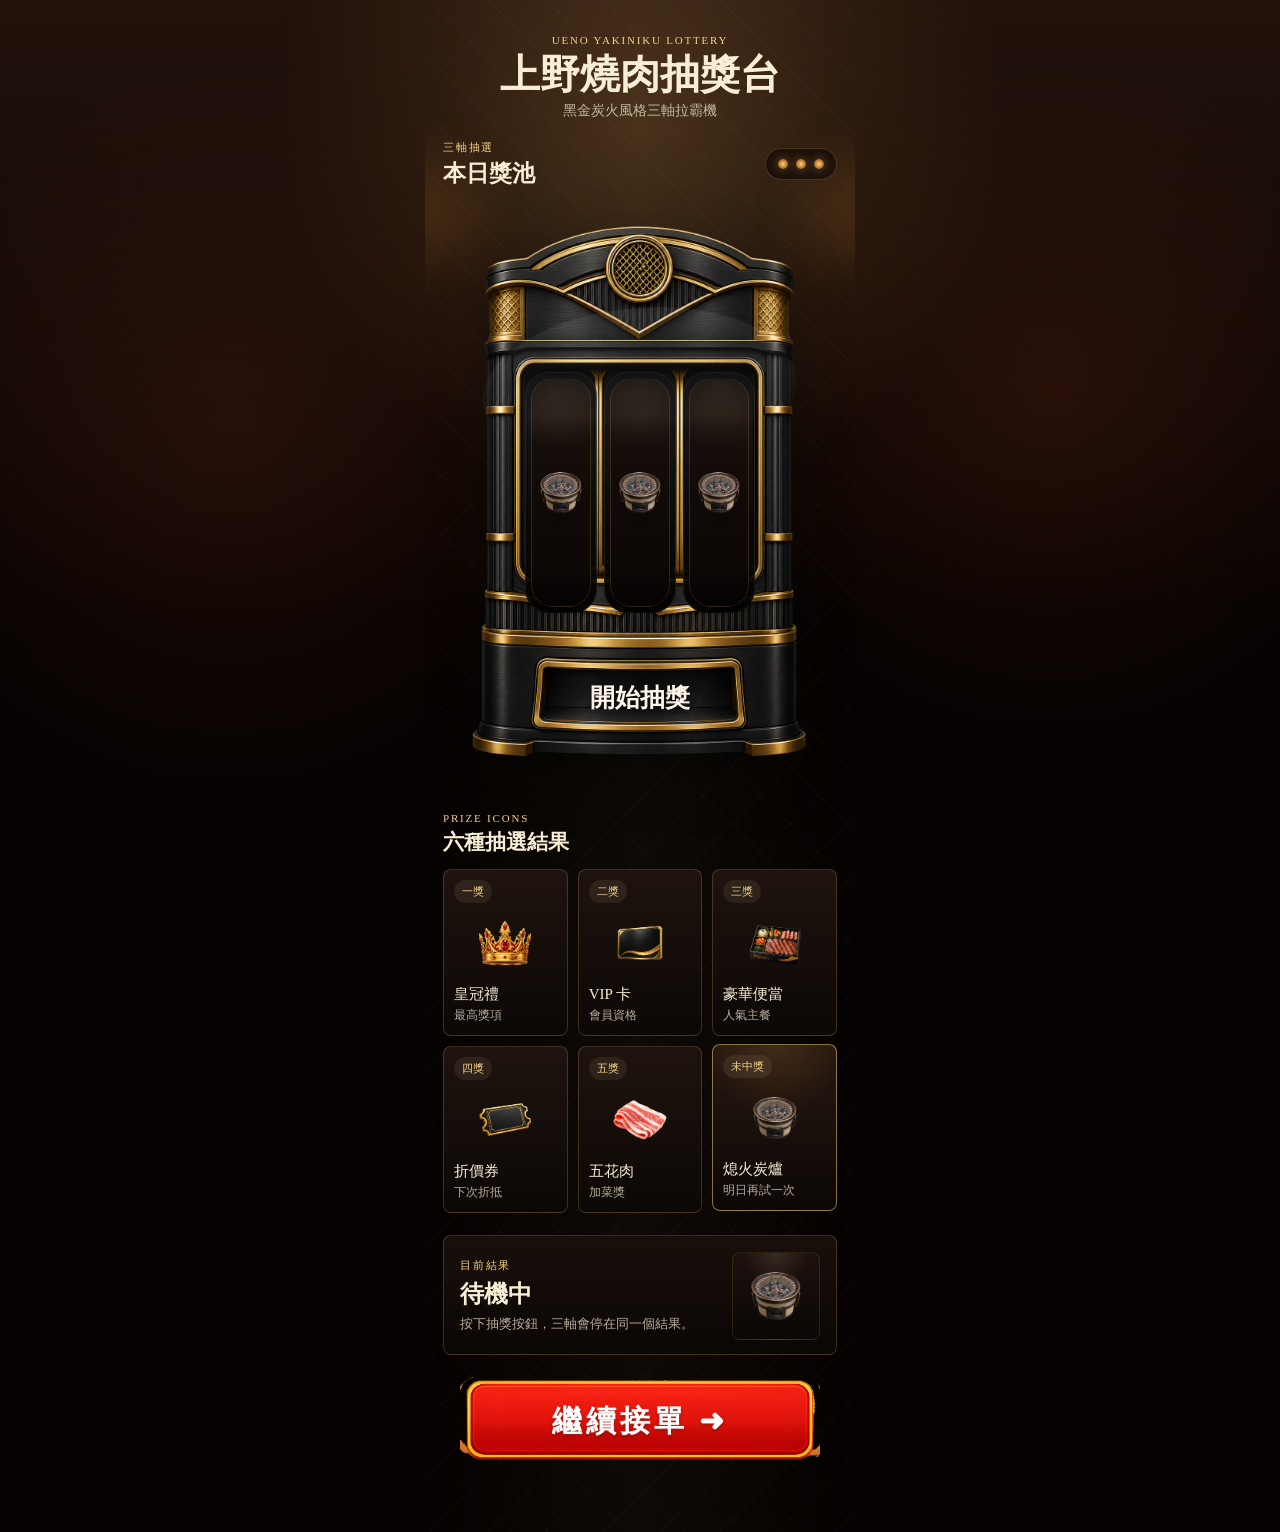
<file: slot/index.html>
<!doctype html>
<html lang="zh-Hant">
<head>
  <meta charset="utf-8" />
  <meta name="viewport" content="width=device-width, initial-scale=1, viewport-fit=cover" />
  <meta name="theme-color" content="#140b07" />
  <title>上野燒肉拉霸機</title>
  <link rel="stylesheet" href="./style.css?v=7" />
</head>
<body>
  <main class="slot-app">
    <div class="backdrop-glow backdrop-glow--left" aria-hidden="true"></div>
    <div class="backdrop-glow backdrop-glow--right" aria-hidden="true"></div>

    <header class="brand-bar">
      <p class="brand-bar__eyebrow">UENO YAKINIKU LOTTERY</p>
      <h1 class="brand-bar__title">上野燒肉抽獎台</h1>
      <p class="brand-bar__subtitle">黑金炭火風格三軸拉霸機</p>
    </header>

    <section class="machine-stage" aria-labelledby="machineTitle">
      <div class="machine-stage__header">
        <div>
          <p class="stage-chip">三軸抽選</p>
          <h2 id="machineTitle" class="stage-title">本日獎池</h2>
        </div>
        <div class="status-lamp" aria-hidden="true">
          <span></span>
          <span></span>
          <span></span>
        </div>
      </div>

      <div class="machine-shell">
        <img class="machine-frame" src="./assets/transparent/slot-frame.png" alt="黑金拉霸機框架" />

        <div class="machine-reels" aria-live="polite">
          <div class="reel-window">
            <div class="reel-track" data-reel="0"></div>
          </div>
          <div class="reel-window">
            <div class="reel-track" data-reel="1"></div>
          </div>
          <div class="reel-window">
            <div class="reel-track" data-reel="2"></div>
          </div>
        </div>

        <button id="spinButton" class="spin-button spin-button--machine" type="button">
          <img class="spin-button__asset" src="./assets/transparent/draw-button.png" alt="" aria-hidden="true" />
          <span class="spin-button__text">開始抽獎</span>
        </button>

        <div class="machine-sheen" aria-hidden="true"></div>
      </div>
    </section>

    <section class="prize-grid" aria-labelledby="prizeGridTitle">
      <div class="section-heading">
        <p class="section-heading__eyebrow">Prize Icons</p>
        <h2 id="prizeGridTitle" class="section-heading__title">六種抽選結果</h2>
      </div>

      <div id="prizeCards" class="prize-grid__cards"></div>
    </section>

    <section class="draw-panel" aria-labelledby="drawStatusTitle">
      <div class="draw-status">
        <div class="draw-status__copy">
          <p class="draw-status__eyebrow" id="drawStatusTitle">目前結果</p>
          <strong id="resultLabel" class="draw-status__title">待機中</strong>
          <p id="resultDetail" class="draw-status__detail">按下抽獎按鈕，三軸會停在同一個結果。</p>
        </div>
        <div class="draw-status__icon">
          <img id="resultIcon" src="./assets/transparent/ember-grill.png" alt="目前結果圖示" />
        </div>
      </div>
      <p id="resultCS" class="draw-status__cs"></p>
    </section>

    <a class="back-to-game" href="../index.html">繼續接單 ➜</a>
  </main>

  <script src="./app.js?v=3"></script>
</body>
</html>
</file>
<file: slot/style.css>
* {
  box-sizing: border-box;
}

:root {
  --charcoal-void: #090403;
  --ember-wall: #140b07;
  --ash-brown: #26140d;
  --lacquer-panel: rgba(22, 13, 10, 0.92);
  --gold-rim: #d6a24d;
  --gold-soft: #f3d189;
  --brass-shadow: rgba(92, 54, 17, 0.36);
  --coal-line: rgba(226, 180, 100, 0.22);
  --ember-text: #f8edd5;
  --ember-muted: rgba(248, 237, 213, 0.72);
  --ember-warning: #bf5f2f;
  --machine-width: min(100vw, 430px);
  --app-pad: 18px;
  --window-radius: 24px;
}

html,
body {
  margin: 0;
  min-height: 100%;
  background:
    radial-gradient(circle at 50% 0%, rgba(202, 126, 47, 0.18), transparent 30%),
    radial-gradient(circle at 20% 24%, rgba(96, 35, 18, 0.31), transparent 32%),
    radial-gradient(circle at 80% 24%, rgba(96, 35, 18, 0.31), transparent 32%),
    linear-gradient(180deg, #23110b, #090403 34%, #050201 100%);
  color: var(--ember-text);
  font-family: "BiauKai TC", "STKaiti", "Noto Serif TC", "PingFang TC", "Microsoft JhengHei", serif;
}

body {
  overflow-x: hidden;
}

button {
  font: inherit;
}

.slot-app {
  position: relative;
  width: var(--machine-width);
  margin: 0 auto;
  padding: 20px var(--app-pad) 28px;
  overflow: hidden;
  isolation: isolate;
}

.slot-app::before {
  content: "";
  position: absolute;
  inset: 0;
  background:
    linear-gradient(90deg, transparent 0, rgba(255, 227, 160, 0.04) 50%, transparent 100%),
    repeating-linear-gradient(
      135deg,
      transparent 0 20px,
      rgba(255, 210, 132, 0.022) 20px 21px,
      transparent 21px 41px
    ),
    repeating-linear-gradient(
      45deg,
      transparent 0 20px,
      rgba(255, 210, 132, 0.022) 20px 21px,
      transparent 21px 41px
    );
  pointer-events: none;
  z-index: -2;
}

.backdrop-glow {
  position: absolute;
  top: 120px;
  width: 180px;
  height: 180px;
  border-radius: 50%;
  background: radial-gradient(circle, rgba(220, 150, 60, 0.16), transparent 68%);
  filter: blur(14px);
  z-index: -1;
}

.backdrop-glow--left {
  left: -90px;
}

.backdrop-glow--right {
  right: -90px;
}

.brand-bar {
  padding: 8px 2px 20px;
  text-align: center;
}

.brand-bar__eyebrow,
.section-heading__eyebrow,
.draw-status__eyebrow,
.stage-chip {
  margin: 0;
  color: var(--gold-soft);
  font-size: 11px;
  letter-spacing: 1.8px;
  text-transform: uppercase;
}

.brand-bar__title {
  margin: 8px 0 6px;
  font-size: clamp(32px, 8vw, 40px);
  line-height: 1.05;
  font-weight: 900;
}

.brand-bar__subtitle {
  margin: 0;
  color: var(--ember-muted);
  font-size: 14px;
}

.machine-stage,
.prize-grid,
.draw-panel {
  position: relative;
}

.machine-stage__header,
.section-heading,
.draw-status {
  display: flex;
  align-items: center;
  justify-content: space-between;
  gap: 12px;
}

.stage-title,
.section-heading__title {
  margin: 6px 0 0;
  font-size: 23px;
  line-height: 1.15;
}

.status-lamp {
  display: flex;
  align-items: center;
  gap: 8px;
  padding: 10px 12px;
  border: 1px solid var(--coal-line);
  border-radius: 999px;
  background: rgba(18, 10, 8, 0.66);
}

.status-lamp span {
  display: block;
  width: 10px;
  height: 10px;
  border-radius: 50%;
  background: radial-gradient(circle, #ffd378, #a86222 70%);
  box-shadow: 0 0 10px rgba(255, 197, 108, 0.4);
}

.machine-shell {
  position: relative;
  margin-top: 14px;
  aspect-ratio: 2 / 3;
  overflow: visible;
}

.machine-frame {
  display: block;
  width: 100%;
  height: 100%;
  object-fit: contain;
  filter: drop-shadow(0 20px 28px rgba(0, 0, 0, 0.34));
  user-select: none;
  -webkit-user-drag: none;
}

.machine-reels {
  position: absolute;
  left: 20.8%;
  top: 28.8%;
  width: 58.4%;
  height: 40.8%;
  display: grid;
  grid-template-columns: repeat(3, 1fr);
  gap: 2.9%;
}

.reel-window {
  position: relative;
  overflow: hidden;
  height: 100%;
  border-radius: var(--window-radius);
  background:
    linear-gradient(180deg, rgba(255, 255, 255, 0.08), transparent 24%),
    linear-gradient(180deg, rgba(12, 12, 12, 0.74), rgba(4, 4, 4, 0.92));
  box-shadow:
    inset 0 0 0 1px rgba(254, 219, 150, 0.1),
    inset 0 22px 30px rgba(255, 255, 255, 0.03),
    inset 0 -24px 30px rgba(0, 0, 0, 0.18);
}

.reel-window::before,
.reel-window::after {
  content: "";
  position: absolute;
  left: 0;
  width: 100%;
  height: 18%;
  z-index: 2;
  pointer-events: none;
}

.reel-window::before {
  top: 0;
  background: linear-gradient(180deg, rgba(0, 0, 0, 0.58), transparent);
}

.reel-window::after {
  bottom: 0;
  background: linear-gradient(0deg, rgba(0, 0, 0, 0.6), transparent);
}

.reel-track {
  position: absolute;
  inset: 0;
  will-change: transform;
}

.reel-symbol {
  display: flex;
  align-items: center;
  justify-content: center;
  padding: 6px;
}

.reel-symbol__plate {
  display: flex;
  align-items: center;
  justify-content: center;
  width: 100%;
  height: 100%;
  padding: 6px;
  border-radius: 22px;
  background:
    radial-gradient(circle at top, rgba(255, 236, 184, 0.16), transparent 30%),
    linear-gradient(180deg, rgba(29, 18, 14, 0.95), rgba(10, 7, 5, 0.98));
  border: 1px solid rgba(218, 163, 79, 0.2);
}

.reel-symbol img {
  width: 100%;
  height: 100%;
  object-fit: contain;
  object-position: center;
  transform: scale(var(--reel-scale, 1.22));
  transform-origin: center;
  filter: drop-shadow(0 8px 12px rgba(0, 0, 0, 0.32));
  user-select: none;
  -webkit-user-drag: none;
}

.machine-sheen {
  position: absolute;
  inset: 18% 10% auto;
  height: 28%;
  border-radius: 50%;
  background: linear-gradient(180deg, rgba(255, 255, 255, 0.08), transparent 75%);
  transform: rotate(-5deg);
  pointer-events: none;
  mix-blend-mode: screen;
}

.prize-grid {
  margin-top: 20px;
}

.prize-grid .section-heading {
  display: block;
}

.prize-grid .section-heading__title {
  font-size: 21px;
}

.prize-grid__cards {
  display: grid;
  grid-template-columns: repeat(3, minmax(0, 1fr));
  gap: 10px;
  margin-top: 14px;
}

.prize-card {
  position: relative;
  min-height: 134px;
  padding: 10px 10px 12px;
  border: 1px solid var(--coal-line);
  border-radius: 8px;
  background:
    linear-gradient(180deg, rgba(32, 20, 15, 0.95), rgba(12, 8, 6, 0.98));
  transition: transform 160ms ease, border-color 160ms ease, background 160ms ease;
}

.prize-card.is-active {
  border-color: rgba(243, 209, 137, 0.52);
  background:
    radial-gradient(circle at top, rgba(210, 144, 54, 0.16), transparent 40%),
    linear-gradient(180deg, rgba(39, 24, 17, 0.98), rgba(12, 8, 6, 1));
  transform: translateY(-2px);
}

.prize-card__rank {
  display: inline-flex;
  margin-bottom: 8px;
  padding: 4px 8px;
  border-radius: 999px;
  background: rgba(255, 228, 171, 0.08);
  color: var(--gold-soft);
  font-size: 11px;
}

.prize-card__icon {
  display: flex;
  align-items: center;
  justify-content: center;
  height: 64px;
  margin-bottom: 10px;
}

.prize-card__icon img {
  width: 58px;
  height: 58px;
  object-fit: contain;
}

.prize-card__name {
  margin: 0;
  font-size: 15px;
  line-height: 1.2;
}

.prize-card__note {
  margin: 4px 0 0;
  color: var(--ember-muted);
  font-size: 12px;
  line-height: 1.35;
}

.draw-panel {
  margin-top: 22px;
  padding-bottom: 12px;
}

.spin-button {
  position: relative;
  display: block;
  width: 100%;
  padding: 0;
  border: 0;
  background: transparent;
  cursor: pointer;
}

.spin-button:disabled {
  cursor: wait;
}

.spin-button__asset {
  display: block;
  width: 100%;
  height: auto;
}

.spin-button__text {
  position: absolute;
  inset: 0;
  display: flex;
  align-items: center;
  justify-content: center;
  padding: 0 16px;
  color: #fdf6e8;
  font-size: clamp(24px, 6vw, 30px);
  font-weight: 900;
  letter-spacing: 2px;
  text-shadow: 0 2px 10px rgba(0, 0, 0, 0.45);
}

.spin-button.spin-button--machine {
  position: absolute;
  left: 25.1%;
  top: 79.2%;
  width: 49.8%;
  height: 8.9%;
  display: flex;
  align-items: center;
  justify-content: center;
  overflow: visible;
  border-radius: 14px;
  z-index: 4;
}

.spin-button.spin-button--machine .spin-button__asset {
  display: none;
}

.spin-button.spin-button--machine .spin-button__text {
  position: static;
  display: block;
  padding: 0;
  font-size: clamp(20px, 5vw, 25px);
  line-height: 1;
  letter-spacing: 0;
  transform: translateY(2px);
  white-space: nowrap;
}

.draw-status {
  margin-top: 0;
  padding: 16px 16px 14px;
  border: 1px solid var(--coal-line);
  border-radius: 8px;
  background:
    linear-gradient(180deg, rgba(26, 16, 12, 0.95), rgba(11, 7, 5, 0.98));
}

.draw-status__copy {
  min-width: 0;
  flex: 1;
}

.draw-status__title {
  display: block;
  margin-top: 8px;
  font-size: 24px;
  line-height: 1.1;
}

.draw-status__detail {
  margin: 8px 0 0;
  color: var(--ember-muted);
  font-size: 13px;
  line-height: 1.45;
}

.draw-status__icon {
  display: flex;
  align-items: center;
  justify-content: center;
  width: 88px;
  aspect-ratio: 1;
  border-radius: 8px;
  background:
    radial-gradient(circle at top, rgba(255, 231, 180, 0.12), transparent 34%),
    linear-gradient(180deg, rgba(31, 18, 14, 0.96), rgba(9, 7, 5, 1));
  border: 1px solid rgba(216, 162, 77, 0.16);
}

.draw-status__icon img {
  width: 66px;
  height: 66px;
  object-fit: contain;
}

@media (max-width: 360px) {
  .slot-app {
    padding-inline: 14px;
  }

  .stage-title,
  .section-heading__title {
    font-size: 21px;
  }

  .prize-grid__cards {
    gap: 8px;
  }

  .prize-card {
    min-height: 126px;
    padding-inline: 8px;
  }

  .prize-card__name {
    font-size: 14px;
  }

  .draw-status__title {
    font-size: 22px;
  }

  .spin-button.spin-button--machine {
    left: 24.8%;
    top: 79.1%;
    width: 50.4%;
    height: 9%;
  }
}

@media (min-width: 720px) {
  body {
    background:
      radial-gradient(circle at 50% 8%, rgba(219, 158, 73, 0.2), transparent 24%),
      radial-gradient(circle at 18% 28%, rgba(96, 34, 20, 0.3), transparent 24%),
      radial-gradient(circle at 82% 26%, rgba(101, 36, 17, 0.28), transparent 22%),
      linear-gradient(180deg, #21110b, #050201 40%, #050201 100%);
  }

  .slot-app {
    padding-top: 26px;
    padding-bottom: 40px;
  }
}

/* 客服核銷提示（中獎後顯示） */
.draw-status__cs {
  margin: 14px 0 0;
  padding: 12px 14px;
  border-radius: 12px;
  background: linear-gradient(180deg, rgba(231, 181, 83, 0.18), rgba(231, 181, 83, 0.08));
  border: 1px solid rgba(243, 209, 137, 0.5);
  color: var(--gold-soft);
  font-size: 15px;
  font-weight: 700;
  line-height: 1.55;
  text-align: center;
  letter-spacing: 1px;
}
.draw-status__cs:empty { display: none; }

/* 繼續接單：紅金圖片按鈕（圖底 + 疊字） */
.back-to-game {
  display: flex;
  align-items: center;
  justify-content: center;
  width: 100%;
  max-width: 360px;
  aspect-ratio: 1100 / 272;
  margin: 10px auto 26px;
  background: url("./assets/btn_continue.png") center / contain no-repeat;
  text-decoration: none;
  color: #fff;
  font-size: 30px;
  font-weight: 900;
  letter-spacing: 4px;
  text-shadow: 0 2px 3px rgba(110, 8, 0, 0.55), 0 1px 0 rgba(255, 205, 160, 0.25);
}
.back-to-game:active {
  transform: translateY(2px);
}
</file>
